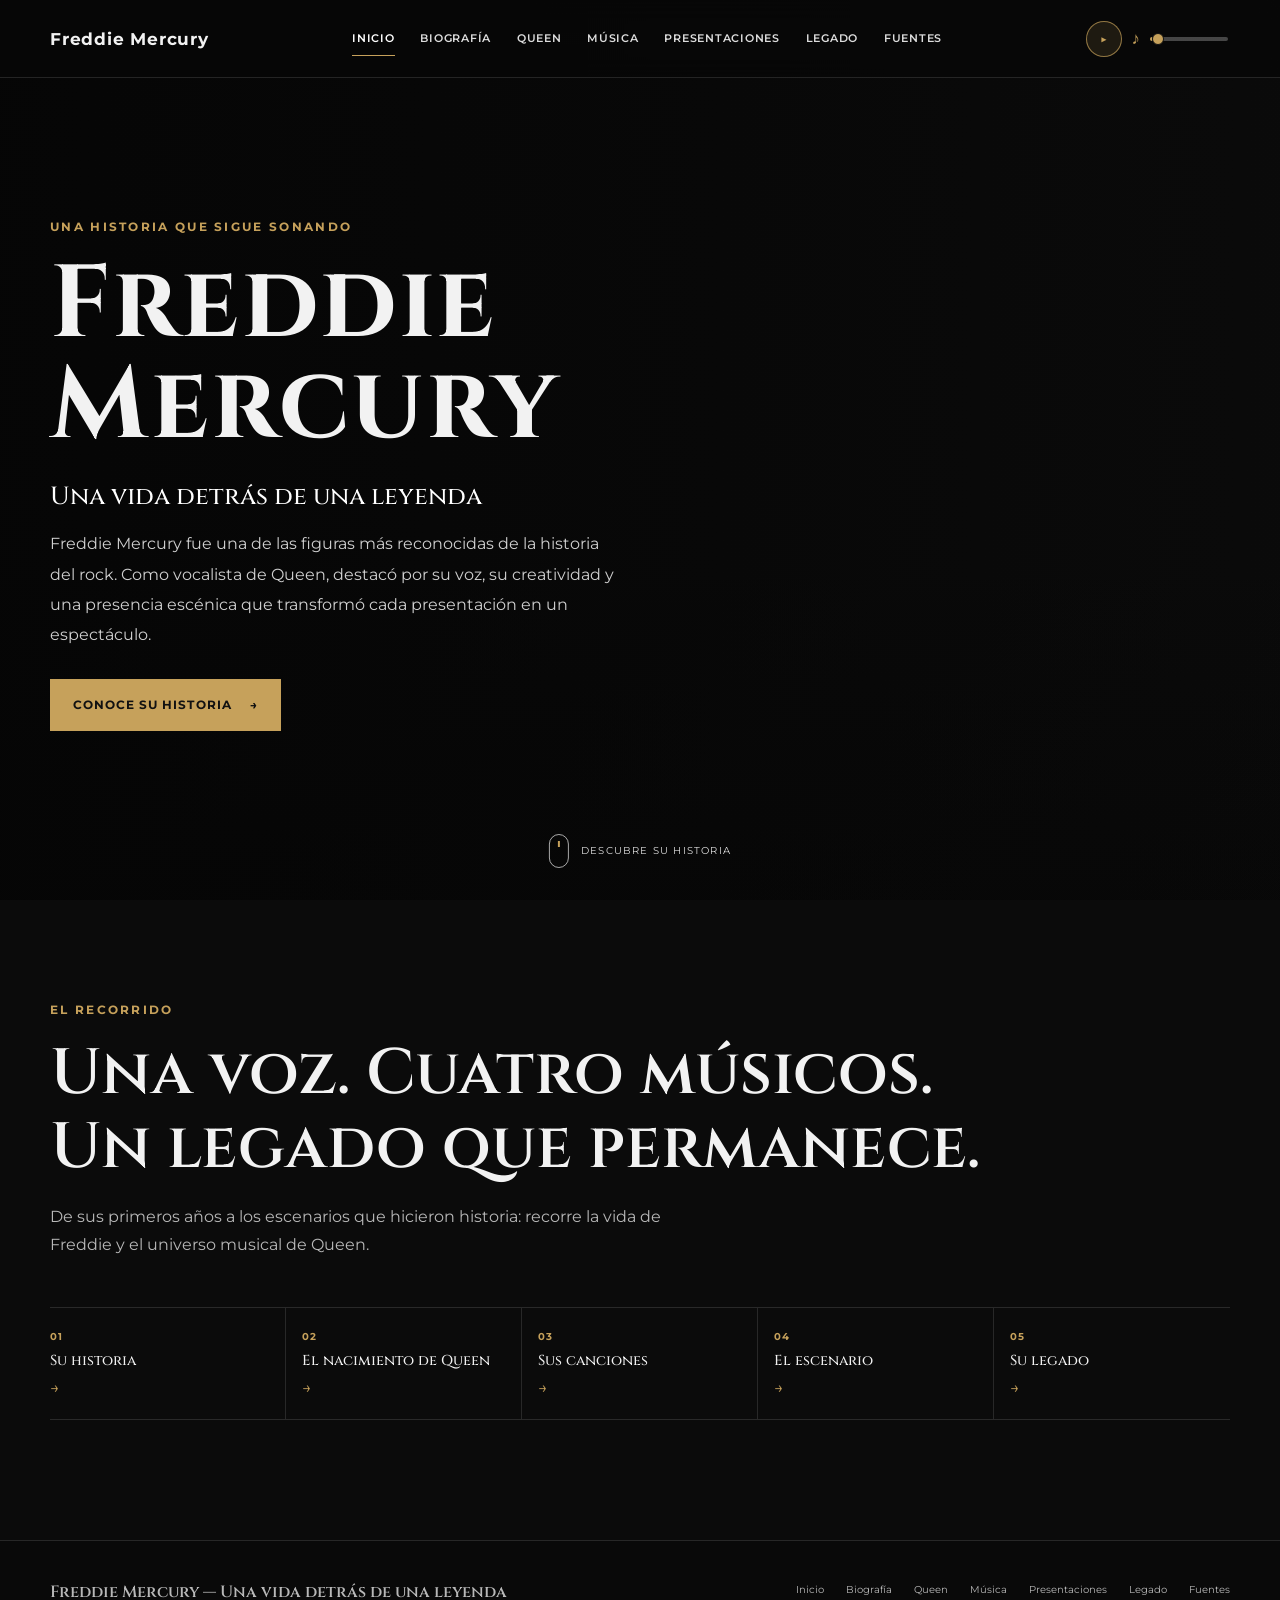
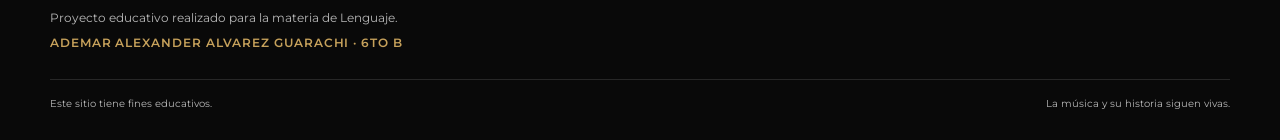
<file: index.html>
<!doctype html>
<html lang="es">

<head>
  <meta charset="utf-8">
  <meta name="viewport" content="width=device-width, initial-scale=1">
  <meta name="description" content="Un recorrido educativo por la vida, la música y el legado de Freddie Mercury.">
  <meta name="theme-color" content="#0b0b0b">
  <title>Freddie Mercury — Una vida detrás de una leyenda</title>
  <link rel="preconnect" href="https://fonts.googleapis.com">
  <link rel="preconnect" href="https://fonts.gstatic.com" crossorigin>
  <link
    href="https://fonts.googleapis.com/css2?family=Cinzel:wght@500;600;700&family=Montserrat:wght@400;500;600;700&display=swap"
    rel="stylesheet">
  <link rel="stylesheet" href="css/styles.css">
  <script src="js/main.js" defer></script>
</head>

<body class="home-page">
  <header class="site-header"><a class="brand" href="index.html" aria-label="Freddie Mercury, inicio">Freddie
      Mercury</a>
    <div data-site-nav></div>
  </header>
  <main>
    <section class="hero full-bleed" aria-labelledby="hero-title">
      <div class="hero-content reveal">
        <p class="eyebrow">Una historia que sigue sonando</p>
        <h1 id="hero-title">Freddie<br>Mercury</h1>
        <p class="hero-subtitle">Una vida detrás de una leyenda</p>
        <p class="hero-copy">Freddie Mercury fue una de las figuras más reconocidas de la historia del rock. Como
          vocalista de Queen, destacó por su voz, su creatividad y una presencia escénica que transformó cada
          presentación en un espectáculo.</p>
        <a class="button button-primary" href="pages/biografia.html">Conoce su historia <span
            aria-hidden="true">→</span></a>
      </div><a class="scroll-cue" href="pages/biografia.html"
        aria-label="Desplazarse a la biografía"><span></span>Descubre su historia</a>
    </section>
    <section class="home-intro section-wrap reveal">
      <p class="eyebrow">El recorrido</p>
      <h2>Una voz. Cuatro músicos.<br>Un legado que permanece.</h2>
      <p>De sus primeros años a los escenarios que hicieron historia: recorre la vida de Freddie y el universo musical
        de Queen.</p>
      <div class="journey-links"><a href="pages/biografia.html"><span>01</span>Su historia <b>→</b></a><a
          href="pages/queen.html"><span>02</span>El nacimiento de Queen <b>→</b></a><a
          href="pages/musica.html"><span>03</span>Sus canciones <b>→</b></a><a
          href="pages/presentaciones.html"><span>04</span>El escenario <b>→</b></a><a
          href="pages/legado.html"><span>05</span>Su legado <b>→</b></a></div>
    </section>
  </main>
  <div data-site-footer></div>
</body>

</html>
</file>
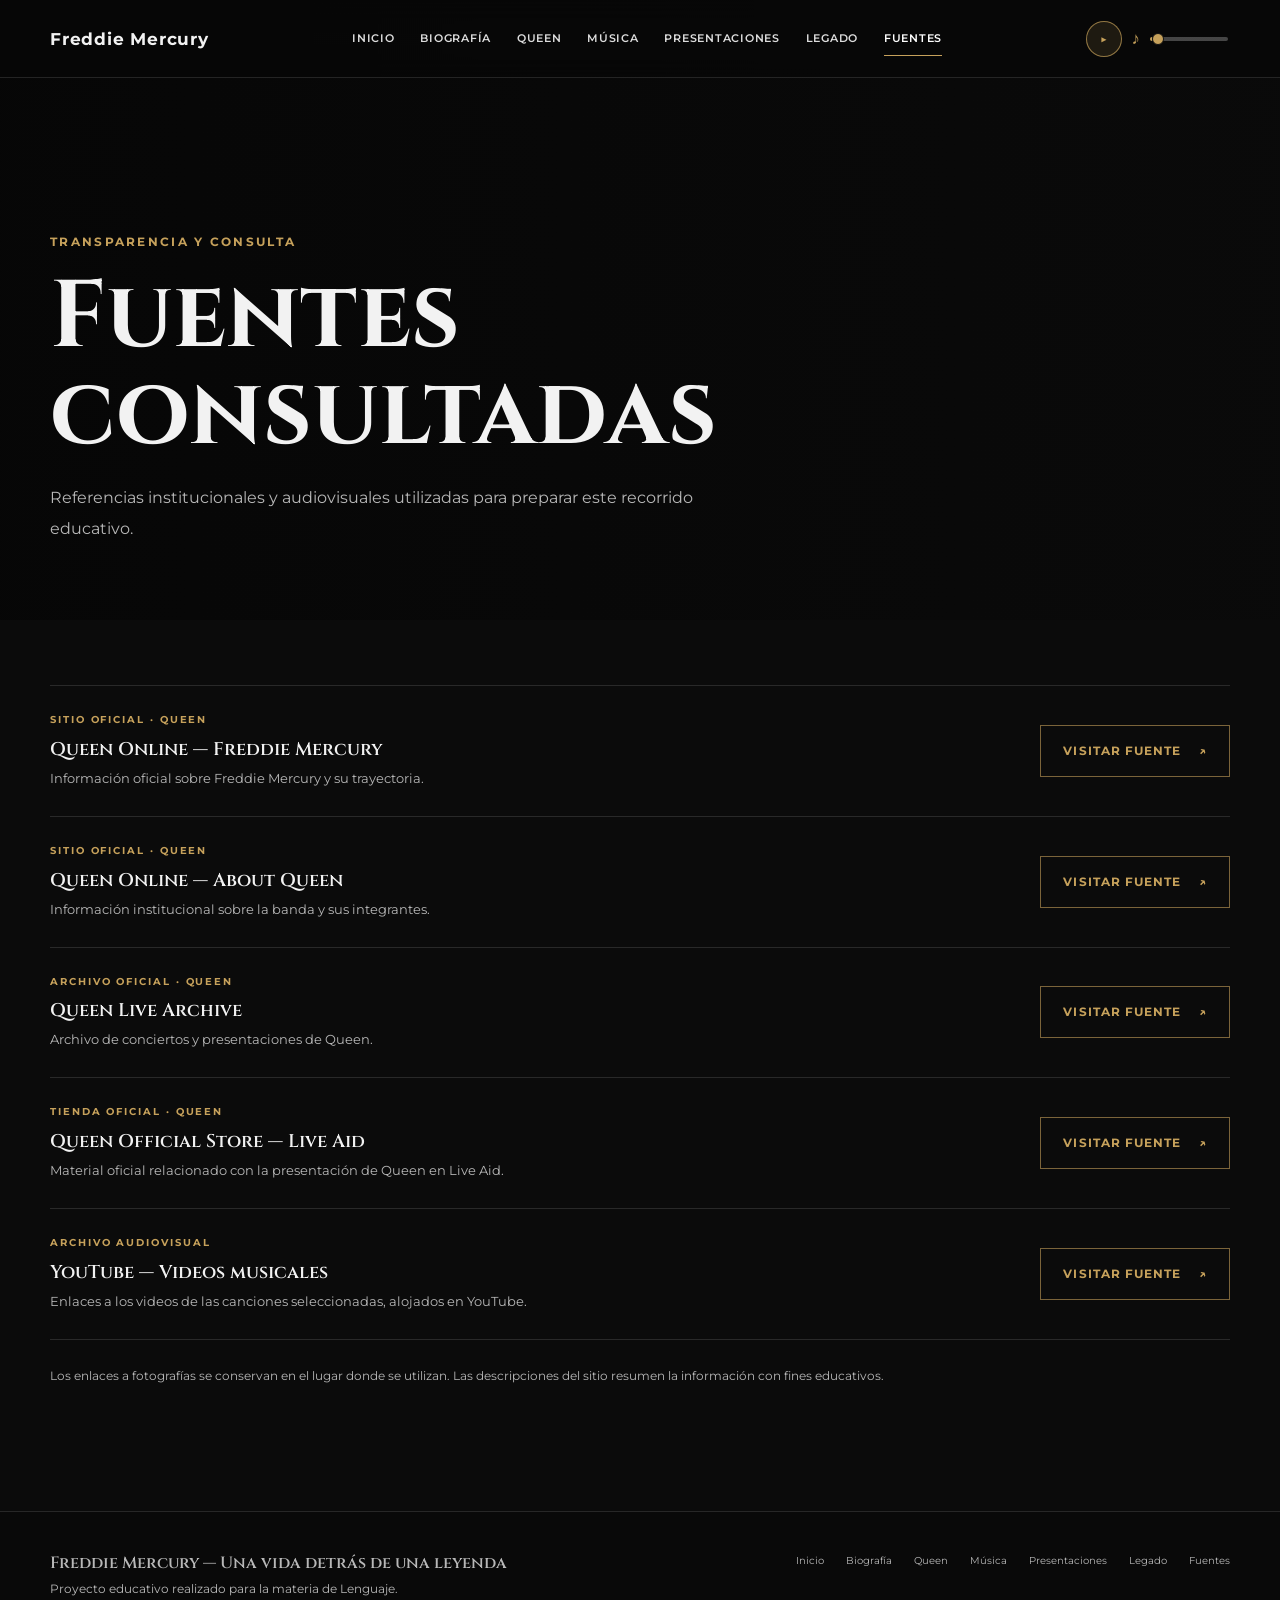
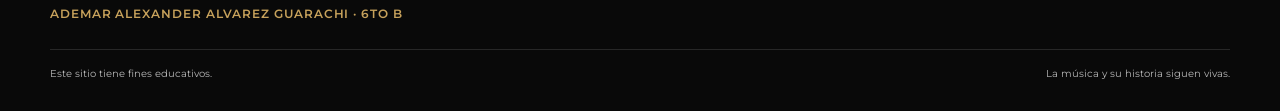
<file: pages/fuentes.html>
<!doctype html>
<html lang="es">

<head>
    <meta charset="utf-8">
    <meta name="viewport" content="width=device-width, initial-scale=1">
    <meta name="description" content="Fuentes consultadas para el proyecto educativo sobre Freddie Mercury.">
    <meta name="theme-color" content="#0b0b0b">
    <title>Fuentes — Freddie Mercury</title>
    <link rel="preconnect" href="https://fonts.googleapis.com">
    <link rel="preconnect" href="https://fonts.gstatic.com" crossorigin>
    <link
        href="https://fonts.googleapis.com/css2?family=Cinzel:wght@500;600;700&family=Montserrat:wght@400;500;600;700&display=swap"
        rel="stylesheet">
    <link rel="stylesheet" href="../css/styles.css">
    <script src="../js/main.js" defer></script>
</head>

<body>
    <header class="site-header"><a class="brand" href="../index.html" aria-label="Freddie Mercury, inicio">Freddie
            Mercury</a>
        <div data-site-nav></div>
    </header>
    <main>
        <section class="page-hero sources-bg">
            <div class="page-heading reveal">
                <p class="eyebrow">Transparencia y consulta</p>
                <h1>Fuentes<br>consultadas</h1>
                <p>Referencias institucionales y audiovisuales utilizadas para preparar este recorrido educativo.</p>
            </div>
        </section>
        <section class="section-wrap sources-section">
            <div class="sources-list">
                <article class="source-item reveal">
                    <div>
                        <p class="eyebrow">Sitio oficial · Queen</p>
                        <h2>Queen Online — Freddie Mercury</h2>
                        <p>Información oficial sobre Freddie Mercury y su trayectoria.</p>
                    </div><a class="button button-outline" href="https://www.queenonline.com/freddie_mercury"
                        target="_blank" rel="noopener noreferrer">Visitar fuente <span aria-hidden="true">↗</span><span
                            class="sr-only"> (se abre en una pestaña nueva)</span></a>
                </article>
                <article class="source-item reveal">
                    <div>
                        <p class="eyebrow">Sitio oficial · Queen</p>
                        <h2>Queen Online — About Queen</h2>
                        <p>Información institucional sobre la banda y sus integrantes.</p>
                    </div><a class="button button-outline" href="https://www.queenonline.com/queen" target="_blank"
                        rel="noopener noreferrer">Visitar fuente <span aria-hidden="true">↗</span><span class="sr-only">
                            (se abre en una pestaña nueva)</span></a>
                </article>
                <article class="source-item reveal">
                    <div>
                        <p class="eyebrow">Archivo oficial · Queen</p>
                        <h2>Queen Live Archive</h2>
                        <p>Archivo de conciertos y presentaciones de Queen.</p>
                    </div><a class="button button-outline" href="https://queenonline.com/live" target="_blank"
                        rel="noopener noreferrer">Visitar fuente <span aria-hidden="true">↗</span><span class="sr-only">
                            (se abre en una pestaña nueva)</span></a>
                </article>
                <article class="source-item reveal">
                    <div>
                        <p class="eyebrow">Tienda oficial · Queen</p>
                        <h2>Queen Official Store — Live Aid</h2>
                        <p>Material oficial relacionado con la presentación de Queen en Live Aid.</p>
                    </div><a class="button button-outline"
                        href="https://store-us.queenonline.com/products/live-aid-poster" target="_blank"
                        rel="noopener noreferrer">Visitar fuente <span aria-hidden="true">↗</span><span class="sr-only">
                            (se abre en una pestaña nueva)</span></a>
                </article>
                <article class="source-item reveal">
                    <div>
                        <p class="eyebrow">Archivo audiovisual</p>
                        <h2>YouTube — Videos musicales</h2>
                        <p>Enlaces a los videos de las canciones seleccionadas, alojados en YouTube.</p>
                    </div><a class="button button-outline" href="https://www.youtube.com/@Queen" target="_blank"
                        rel="noopener noreferrer">Visitar fuente <span aria-hidden="true">↗</span><span class="sr-only">
                            (se abre en una pestaña nueva)</span></a>
                </article>
            </div>
            <p class="source-note">Los enlaces a fotografías se conservan en el lugar donde se utilizan. Las
                descripciones del sitio resumen la información con fines educativos.</p>
        </section>
    </main>
    <div data-site-footer></div>
</body>

</html>
</file>
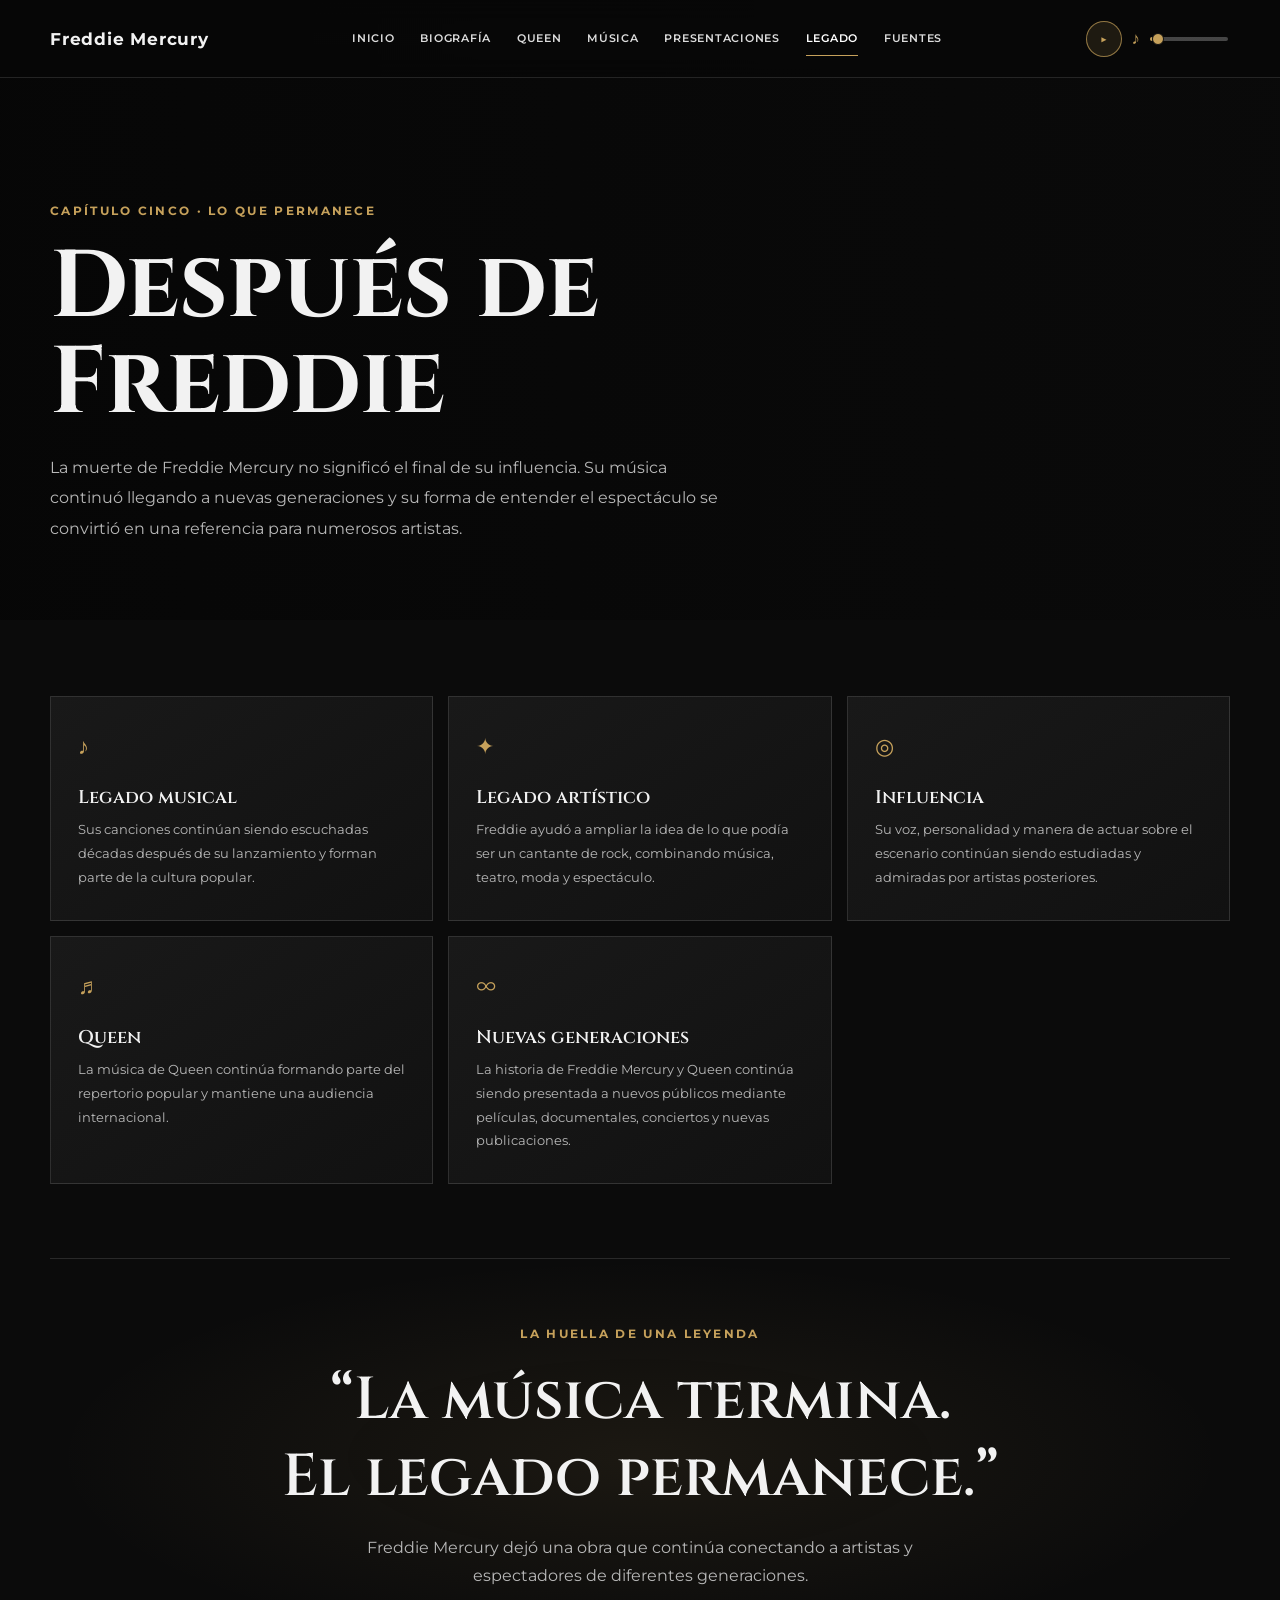
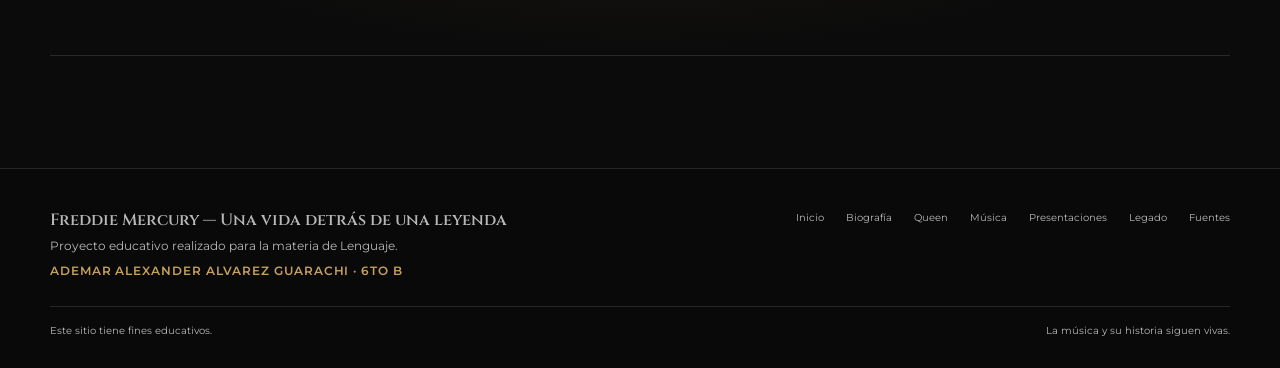
<file: pages/legado.html>
<!doctype html>
<html lang="es">

<head>
    <meta charset="utf-8">
    <meta name="viewport" content="width=device-width, initial-scale=1">
    <meta name="description" content="El legado musical y artístico de Freddie Mercury.">
    <meta name="theme-color" content="#0b0b0b">
    <title>Legado — Freddie Mercury</title>
    <link rel="preconnect" href="https://fonts.googleapis.com">
    <link rel="preconnect" href="https://fonts.gstatic.com" crossorigin>
    <link
        href="https://fonts.googleapis.com/css2?family=Cinzel:wght@500;600;700&family=Montserrat:wght@400;500;600;700&display=swap"
        rel="stylesheet">
    <link rel="stylesheet" href="../css/styles.css">
    <script src="../js/main.js" defer></script>
</head>

<body>
    <header class="site-header"><a class="brand" href="../index.html" aria-label="Freddie Mercury, inicio">Freddie
            Mercury</a>
        <div data-site-nav></div>
    </header>
    <main>
        <section class="page-hero legacy-bg">
            <div class="page-heading reveal">
                <p class="eyebrow">Capítulo cinco · Lo que permanece</p>
                <h1>Después de<br>Freddie</h1>
                <p>La muerte de Freddie Mercury no significó el final de su influencia. Su música continuó llegando a
                    nuevas generaciones y su forma de entender el espectáculo se convirtió en una referencia para
                    numerosos artistas.</p>
            </div>
        </section>
        <section class="section-wrap legacy-section">
            <div class="legacy-grid">
                <article class="legacy-card reveal"><span class="legacy-mark">♪</span>
                    <h2>Legado musical</h2>
                    <p>Sus canciones continúan siendo escuchadas décadas después de su lanzamiento y forman parte de la
                        cultura popular.</p>
                </article>
                <article class="legacy-card reveal"><span class="legacy-mark">✦</span>
                    <h2>Legado artístico</h2>
                    <p>Freddie ayudó a ampliar la idea de lo que podía ser un cantante de rock, combinando música,
                        teatro, moda y espectáculo.</p>
                </article>
                <article class="legacy-card reveal"><span class="legacy-mark">◎</span>
                    <h2>Influencia</h2>
                    <p>Su voz, personalidad y manera de actuar sobre el escenario continúan siendo estudiadas y
                        admiradas por artistas posteriores.</p>
                </article>
                <article class="legacy-card reveal"><span class="legacy-mark">♬</span>
                    <h2>Queen</h2>
                    <p>La música de Queen continúa formando parte del repertorio popular y mantiene una audiencia
                        internacional.</p>
                </article>
                <article class="legacy-card reveal"><span class="legacy-mark">∞</span>
                    <h2>Nuevas generaciones</h2>
                    <p>La historia de Freddie Mercury y Queen continúa siendo presentada a nuevos públicos mediante
                        películas, documentales, conciertos y nuevas publicaciones.</p>
                </article>
            </div>
            <div class="legacy-quote reveal">
                <p class="eyebrow">La huella de una leyenda</p>
                <blockquote>“La música termina.<br>El legado permanece.”</blockquote>
                <p>Freddie Mercury dejó una obra que continúa conectando a artistas y espectadores de diferentes
                    generaciones.</p>
            </div>
        </section>
    </main>
    <div data-site-footer></div>
</body>

</html>
</file>
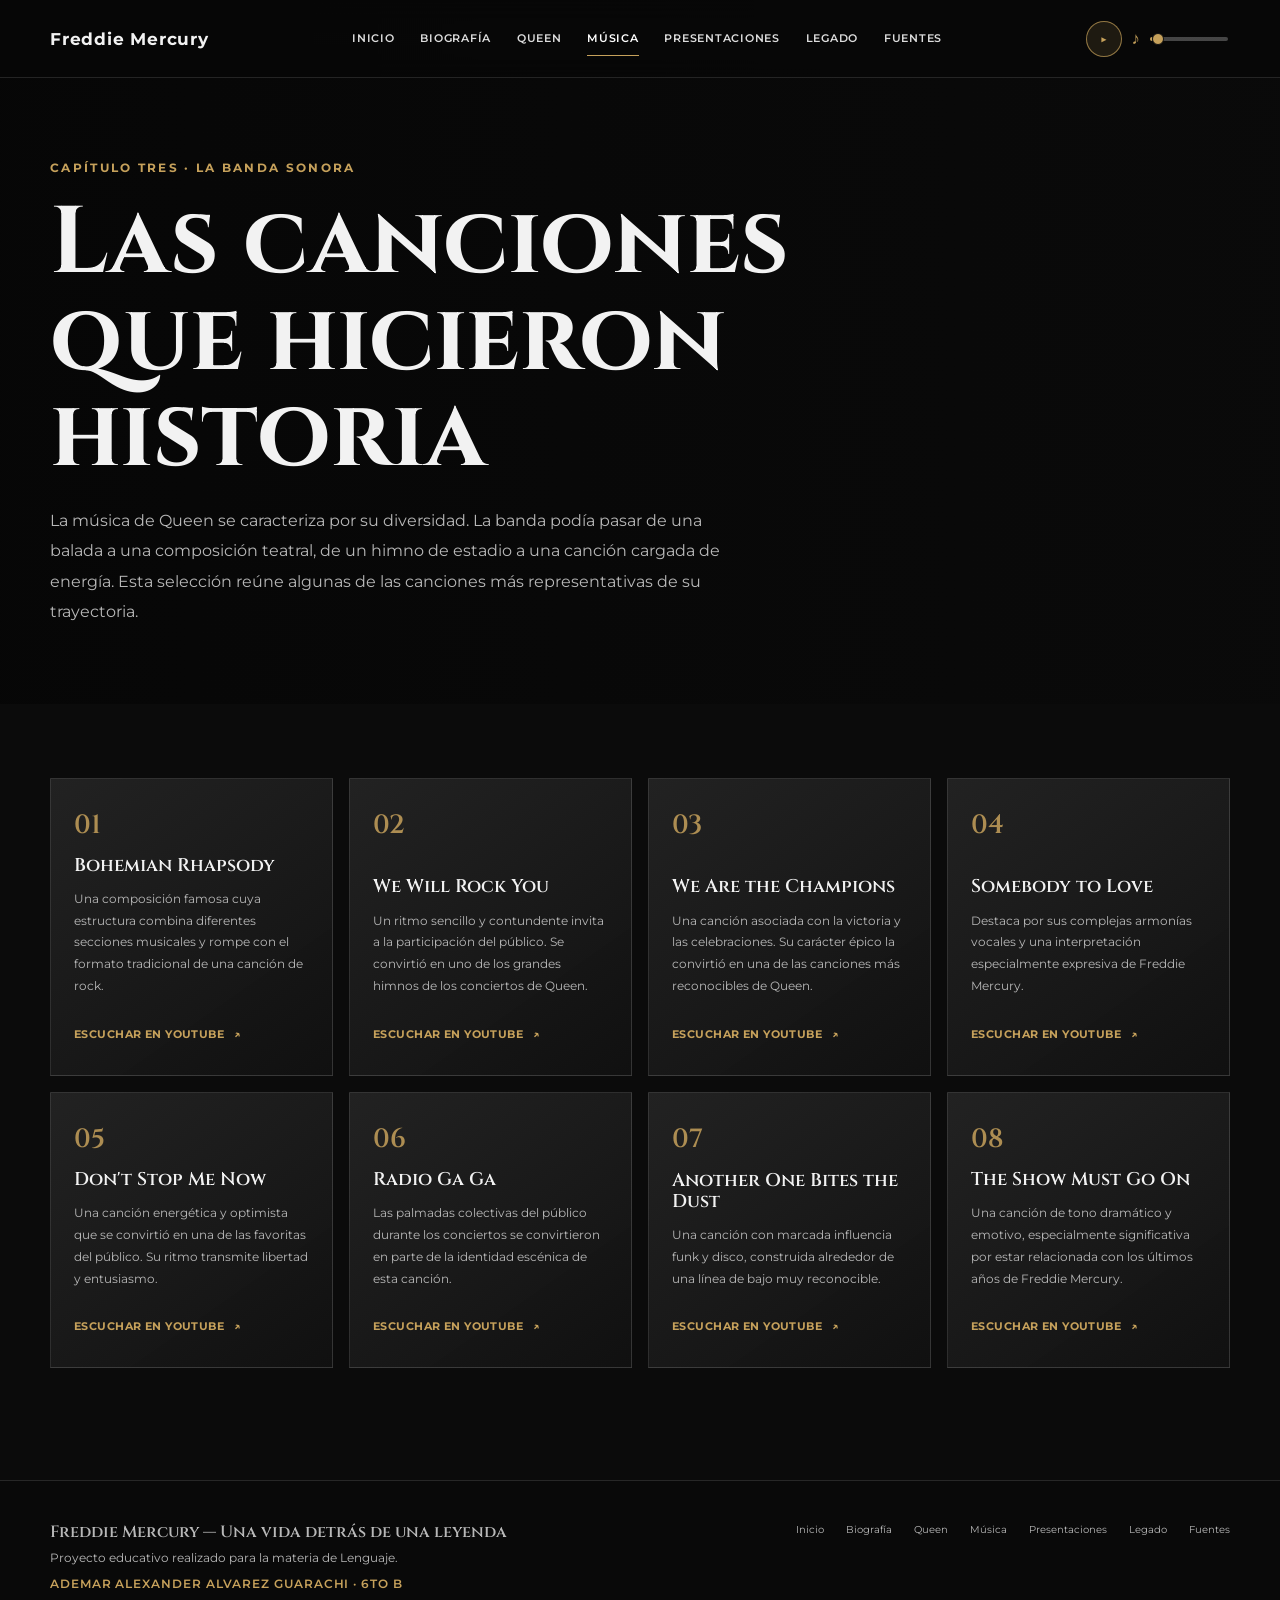
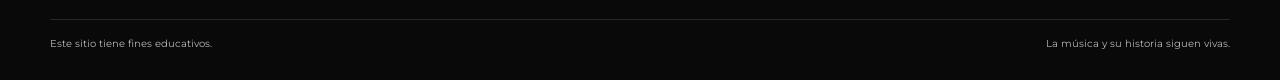
<file: pages/musica.html>
<!doctype html>
<html lang="es">

<head>
    <meta charset="utf-8">
    <meta name="viewport" content="width=device-width, initial-scale=1">
    <meta name="description" content="Ocho canciones representativas de Queen.">
    <meta name="theme-color" content="#0b0b0b">
    <title>Música — Freddie Mercury</title>
    <link rel="preconnect" href="https://fonts.googleapis.com">
    <link rel="preconnect" href="https://fonts.gstatic.com" crossorigin>
    <link
        href="https://fonts.googleapis.com/css2?family=Cinzel:wght@500;600;700&family=Montserrat:wght@400;500;600;700&display=swap"
        rel="stylesheet">
    <link rel="stylesheet" href="../css/styles.css">
    <script src="../js/main.js" defer></script>
</head>

<body>
    <header class="site-header"><a class="brand" href="../index.html" aria-label="Freddie Mercury, inicio">Freddie
            Mercury</a>
        <div data-site-nav></div>
    </header>
    <main>
        <section class="page-hero music-bg">
            <div class="page-heading reveal">
                <p class="eyebrow">Capítulo tres · La banda sonora</p>
                <h1>Las canciones<br>que hicieron historia</h1>
                <p>La música de Queen se caracteriza por su diversidad. La banda podía pasar de una balada a una
                    composición teatral, de un himno de estadio a una canción cargada de energía. Esta selección reúne
                    algunas de las canciones más representativas de su trayectoria.</p>
            </div>
        </section>
        <section class="section-wrap music-section">
            <div class="music-grid">
                <article class="music-card reveal"><span class="track-number">01</span>
                    <div>
                        <h2>Bohemian Rhapsody</h2>
                        <p>Una composición famosa cuya estructura combina diferentes secciones musicales y rompe con el
                            formato tradicional de una canción de rock.</p><a class="text-link"
                            href="https://www.youtube.com/watch?v=fJ9rUzIMcZQ" target="_blank" rel="noopener noreferrer"
                            aria-label="Escuchar Bohemian Rhapsody en YouTube (se abre en una pestaña nueva)">Escuchar
                            en YouTube <span>↗</span></a>
                    </div>
                </article>
                <article class="music-card reveal"><span class="track-number">02</span>
                    <div>
                        <h2>We Will Rock You</h2>
                        <p>Un ritmo sencillo y contundente invita a la participación del público. Se convirtió en uno de
                            los grandes himnos de los conciertos de Queen.</p><a class="text-link"
                            href="https://www.youtube.com/watch?v=-tJYN-eG1zk" target="_blank" rel="noopener noreferrer"
                            aria-label="Escuchar We Will Rock You en YouTube (se abre en una pestaña nueva)">Escuchar en
                            YouTube <span>↗</span></a>
                    </div>
                </article>
                <article class="music-card reveal"><span class="track-number">03</span>
                    <div>
                        <h2>We Are the Champions</h2>
                        <p>Una canción asociada con la victoria y las celebraciones. Su carácter épico la convirtió en
                            una de las canciones más reconocibles de Queen.</p><a class="text-link"
                            href="https://www.youtube.com/watch?v=04854XqcfCY" target="_blank" rel="noopener noreferrer"
                            aria-label="Escuchar We Are the Champions en YouTube (se abre en una pestaña nueva)">Escuchar
                            en YouTube <span>↗</span></a>
                    </div>
                </article>
                <article class="music-card reveal"><span class="track-number">04</span>
                    <div>
                        <h2>Somebody to Love</h2>
                        <p>Destaca por sus complejas armonías vocales y una interpretación especialmente expresiva de
                            Freddie Mercury.</p><a class="text-link" href="https://www.youtube.com/watch?v=kijpcUv-b8M"
                            target="_blank" rel="noopener noreferrer"
                            aria-label="Escuchar Somebody to Love en YouTube (se abre en una pestaña nueva)">Escuchar en
                            YouTube <span>↗</span></a>
                    </div>
                </article>
                <article class="music-card reveal"><span class="track-number">05</span>
                    <div>
                        <h2>Don't Stop Me Now</h2>
                        <p>Una canción energética y optimista que se convirtió en una de las favoritas del público. Su
                            ritmo transmite libertad y entusiasmo.</p><a class="text-link"
                            href="https://www.youtube.com/watch?v=HgzGwKwLmgM" target="_blank" rel="noopener noreferrer"
                            aria-label="Escuchar Don't Stop Me Now en YouTube (se abre en una pestaña nueva)">Escuchar
                            en YouTube <span>↗</span></a>
                    </div>
                </article>
                <article class="music-card reveal"><span class="track-number">06</span>
                    <div>
                        <h2>Radio Ga Ga</h2>
                        <p>Las palmadas colectivas del público durante los conciertos se convirtieron en parte de la
                            identidad escénica de esta canción.</p><a class="text-link"
                            href="https://www.youtube.com/watch?v=azdwsXLmrHE" target="_blank" rel="noopener noreferrer"
                            aria-label="Escuchar Radio Ga Ga en YouTube (se abre en una pestaña nueva)">Escuchar en
                            YouTube <span>↗</span></a>
                    </div>
                </article>
                <article class="music-card reveal"><span class="track-number">07</span>
                    <div>
                        <h2>Another One Bites the Dust</h2>
                        <p>Una canción con marcada influencia funk y disco, construida alrededor de una línea de bajo
                            muy reconocible.</p><a class="text-link" href="https://www.youtube.com/watch?v=rY0WxgSXdEE"
                            target="_blank" rel="noopener noreferrer"
                            aria-label="Escuchar Another One Bites the Dust en YouTube (se abre en una pestaña nueva)">Escuchar
                            en YouTube <span>↗</span></a>
                    </div>
                </article>
                <article class="music-card reveal"><span class="track-number">08</span>
                    <div>
                        <h2>The Show Must Go On</h2>
                        <p>Una canción de tono dramático y emotivo, especialmente significativa por estar relacionada
                            con los últimos años de Freddie Mercury.</p><a class="text-link"
                            href="https://www.youtube.com/watch?v=t99KH0TR-J4" target="_blank" rel="noopener noreferrer"
                            aria-label="Escuchar The Show Must Go On en YouTube (se abre en una pestaña nueva)">Escuchar
                            en YouTube <span>↗</span></a>
                    </div>
                </article>
            </div>
        </section>
    </main>
    <div data-site-footer></div>
</body>

</html>
</file>
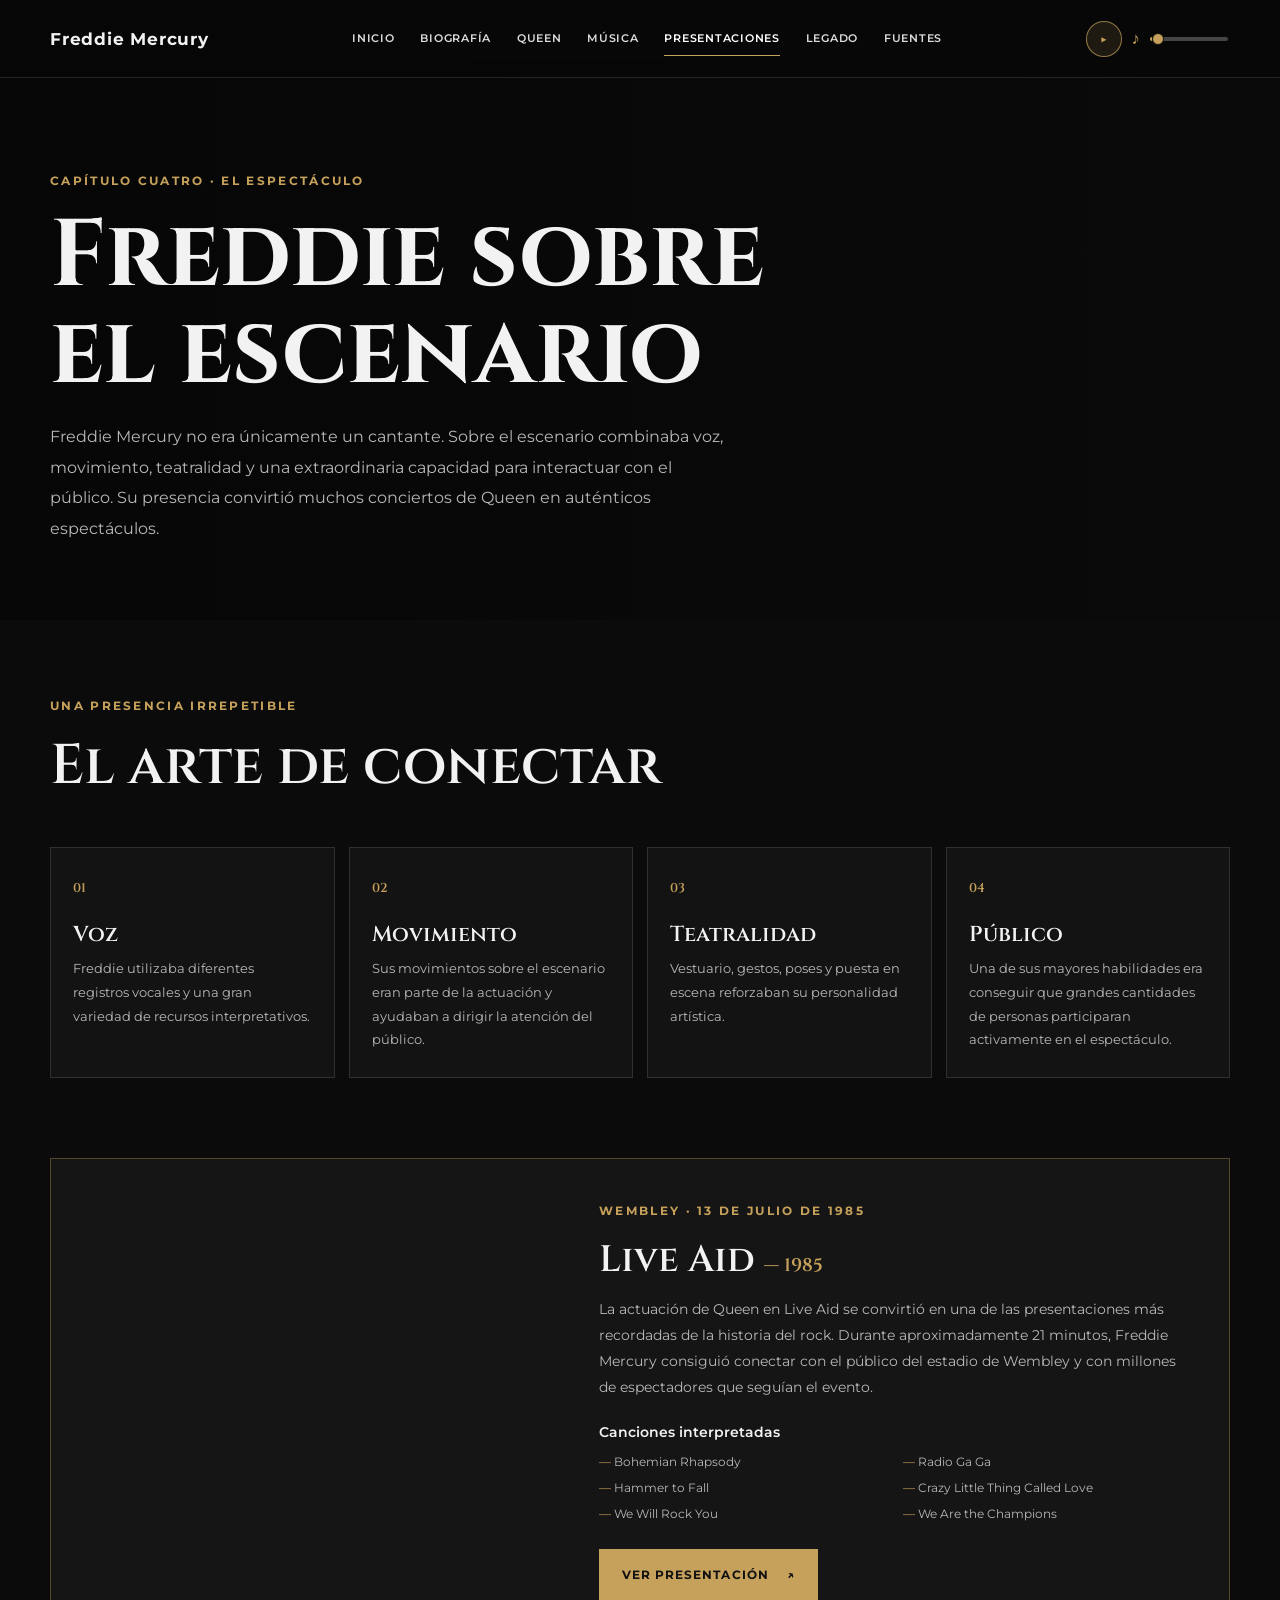
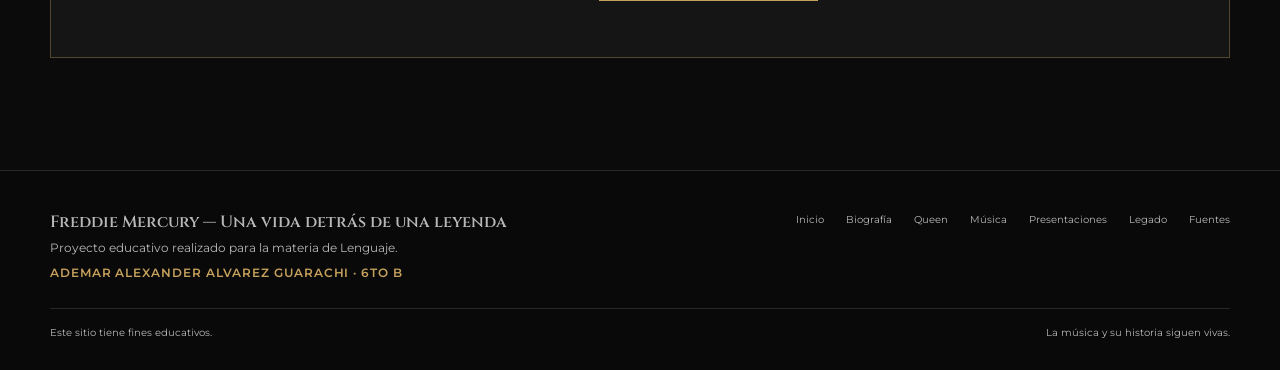
<file: pages/presentaciones.html>
<!doctype html>
<html lang="es">

<head>
    <meta charset="utf-8">
    <meta name="viewport" content="width=device-width, initial-scale=1">
    <meta name="description" content="Freddie Mercury y su presencia escénica, con foco en Live Aid.">
    <meta name="theme-color" content="#0b0b0b">
    <title>Presentaciones — Freddie Mercury</title>
    <link rel="preconnect" href="https://fonts.googleapis.com">
    <link rel="preconnect" href="https://fonts.gstatic.com" crossorigin>
    <link
        href="https://fonts.googleapis.com/css2?family=Cinzel:wght@500;600;700&family=Montserrat:wght@400;500;600;700&display=swap"
        rel="stylesheet">
    <link rel="stylesheet" href="../css/styles.css">
    <script src="../js/main.js" defer></script>
</head>

<body>
    <header class="site-header"><a class="brand" href="../index.html" aria-label="Freddie Mercury, inicio">Freddie
            Mercury</a>
        <div data-site-nav></div>
    </header>
    <main>
        <section class="page-hero performance-bg">
            <div class="page-heading reveal">
                <p class="eyebrow">Capítulo cuatro · El espectáculo</p>
                <h1>Freddie sobre<br>el escenario</h1>
                <p>Freddie Mercury no era únicamente un cantante. Sobre el escenario combinaba voz, movimiento,
                    teatralidad y una extraordinaria capacidad para interactuar con el público. Su presencia convirtió
                    muchos conciertos de Queen en auténticos espectáculos.</p>
            </div>
        </section>
        <section class="section-wrap performance-section">
            <div class="section-heading reveal">
                <p class="eyebrow">Una presencia irrepetible</p>
                <h2>El arte de conectar</h2>
            </div>
            <div class="performance-grid">
                <article class="feature-card reveal"><span>01</span>
                    <h3>Voz</h3>
                    <p>Freddie utilizaba diferentes registros vocales y una gran variedad de recursos interpretativos.
                    </p>
                </article>
                <article class="feature-card reveal"><span>02</span>
                    <h3>Movimiento</h3>
                    <p>Sus movimientos sobre el escenario eran parte de la actuación y ayudaban a dirigir la atención
                        del público.</p>
                </article>
                <article class="feature-card reveal"><span>03</span>
                    <h3>Teatralidad</h3>
                    <p>Vestuario, gestos, poses y puesta en escena reforzaban su personalidad artística.</p>
                </article>
                <article class="feature-card reveal"><span>04</span>
                    <h3>Público</h3>
                    <p>Una de sus mayores habilidades era conseguir que grandes cantidades de personas participaran
                        activamente en el espectáculo.</p>
                </article>
            </div>
            <article class="live-aid-card reveal">
                <div class="live-aid-image" role="img" aria-label="Queen actuando ante el público en Live Aid 1985">
                </div>
                <div class="live-aid-copy">
                    <p class="eyebrow">Wembley · 13 de julio de 1985</p>
                    <h2>Live Aid <span>— 1985</span></h2>
                    <p>La actuación de Queen en Live Aid se convirtió en una de las presentaciones más recordadas de la
                        historia del rock. Durante aproximadamente 21 minutos, Freddie Mercury consiguió conectar con el
                        público del estadio de Wembley y con millones de espectadores que seguían el evento.</p>
                    <h3>Canciones interpretadas</h3>
                    <ul class="song-list">
                        <li>Bohemian Rhapsody</li>
                        <li>Radio Ga Ga</li>
                        <li>Hammer to Fall</li>
                        <li>Crazy Little Thing Called Love</li>
                        <li>We Will Rock You</li>
                        <li>We Are the Champions</li>
                    </ul><a class="button button-primary" href="https://youtu.be/dDYzUqUpbQU?si=u1ecWhpf8ydOLkCS"
                        target="_blank" rel="noopener noreferrer">Ver presentación <span
                            aria-hidden="true">↗</span><span class="sr-only"> (se abre en una pestaña nueva)</span></a>
                </div>
            </article>
        </section>
    </main>
    <div data-site-footer></div>
</body>

</html>
</file>
<file: css/styles.css>
/* RESET */
*,
*::before,
*::after {
    box-sizing: border-box
}

html {
    scroll-behavior: smooth;
    scroll-padding-top: 90px
}

body {
    margin: 0;
    background: #0b0b0b;
    color: #f2f2f2;
    font-family: 'Montserrat', Arial, sans-serif;
    font-size: 16px;
    line-height: 1.75
}

img {
    display: block;
    max-width: 100%
}

button,
a {
    font: inherit
}

a {
    color: inherit;
    text-decoration: none
}

button {
    color: inherit
}

::selection {
    background: #c6a15b;
    color: #0b0b0b
}

/* VARIABLES */
:root {
    --bg-main: #0b0b0b;
    --bg-secondary: #151515;
    --bg-card: rgba(20, 20, 20, .88);
    --text-main: #f2f2f2;
    --text-muted: #b8b8b8;
    --white: #fff;
    --accent: #c6a15b;
    --border: rgba(255, 255, 255, .12);
    --header-height: 78px;
    --serif: 'Cinzel', Georgia, serif;
    --sans: 'Montserrat', Arial, sans-serif;
    --content: 1180px
}

/* GLOBAL */
.section-wrap {
    width: min(var(--content), calc(100% - 64px));
    margin-inline: auto;
    padding-block: 112px
}

.eyebrow {
    color: var(--accent);
    font-size: .72rem;
    font-weight: 700;
    letter-spacing: .2em;
    text-transform: uppercase;
    margin: 0 0 18px
}

.section-heading {
    max-width: 720px;
    margin-bottom: 48px
}

.section-heading h2,
.queen-copy h2 {
    font: 600 clamp(2rem, 4.5vw, 3.5rem)/1.15 var(--serif);
    margin: 0 0 16px
}

.section-heading>p:last-child {
    color: var(--text-muted);
    margin: 0
}

.button {
    display: inline-flex;
    align-items: center;
    justify-content: center;
    gap: 18px;
    min-height: 52px;
    padding: 12px 22px;
    border: 1px solid transparent;
    text-transform: uppercase;
    letter-spacing: .09em;
    font-size: .72rem;
    font-weight: 700;
    transition: background .25s, border-color .25s, color .25s, transform .25s
}

.button:hover {
    transform: translateY(-2px)
}

.button-primary {
    background: var(--accent);
    color: #111
}

.button-primary:hover {
    background: #ddbd7d
}

.button-outline {
    border-color: rgba(198, 161, 91, .6);
    color: var(--accent)
}

.button-outline:hover {
    background: var(--accent);
    color: #111
}

.text-link {
    display: inline-flex;
    gap: 10px;
    align-items: center;
    color: var(--accent);
    font-size: .78rem;
    font-weight: 700;
    letter-spacing: .04em
}

.text-link span {
    transition: transform .2s
}

.text-link:hover span {
    transform: translate(3px, -3px)
}

.sr-only {
    position: absolute;
    width: 1px;
    height: 1px;
    padding: 0;
    margin: -1px;
    overflow: hidden;
    clip: rect(0, 0, 0, 0);
    white-space: nowrap;
    border: 0
}

/* TYPOGRAPHY */
h1,
h2,
h3,
p {
    margin-top: 0
}

h1,
h2,
h3 {
    font-family: var(--serif);
    font-weight: 600;
    line-height: 1.15
}

p {
    color: var(--text-muted)
}

/* NAVBAR */
.site-header {
    height: var(--header-height);
    position: fixed;
    inset: 0 0 auto;
    z-index: 10;
    display: flex;
    align-items: center;
    justify-content: space-between;
    padding: 0 max(32px, calc((100vw - var(--content))/2));
    border-bottom: 1px solid rgba(255, 255, 255, .12);
    background: rgba(8, 8, 8, .72);
    backdrop-filter: blur(12px)
}

.brand {
    font: 700 clamp(.58rem, 1vw, .78rem) var(--sans);
    letter-spacing: .055em;
    white-space: nowrap
}

.brand span {
    color: var(--accent)
}

.site-nav {
    display: flex;
    align-items: center;
    gap: clamp(14px, 2vw, 30px)
}

.site-nav a {
    position: relative;
    color: #ddd;
    font-size: .68rem;
    font-weight: 600;
    letter-spacing: .07em;
    text-transform: uppercase;
    padding-block: 10px;
    transition: color .2s
}

.site-nav a::after {
    content: "";
    position: absolute;
    left: 0;
    right: 100%;
    bottom: 2px;
    height: 1px;
    background: var(--accent);
    transition: right .25s
}

.site-nav a:hover,
.site-nav a[aria-current="page"] {
    color: var(--white)
}

.site-nav a:hover::after,
.site-nav a[aria-current="page"]::after {
    right: 0
}

.menu-toggle {
    display: none;
    width: 46px;
    height: 46px;
    border: 1px solid var(--border);
    background: transparent;
    cursor: pointer;
    align-items: center;
    justify-content: center;
    flex-direction: column;
    gap: 5px
}

.menu-toggle span {
    width: 19px;
    height: 1px;
    background: white;
    transition: transform .2s, opacity .2s
}

.menu-toggle[aria-expanded="true"] span:first-child {
    transform: translateY(3px) rotate(45deg)
}

.menu-toggle[aria-expanded="true"] span:nth-child(2) {
    opacity: 0
}

.menu-toggle[aria-expanded="true"] span:last-child {
    transform: translateY(-9px) rotate(-45deg)
}

/* HERO */
.full-bleed {
    min-height: 100svh
}

.hero {
    position: relative;
    isolation: isolate;
    display: flex;
    align-items: center;
    padding: calc(var(--header-height) + 70px) max(32px, calc((100vw - var(--content))/2)) 100px;
    background-image: linear-gradient(90deg, rgba(5, 5, 5, .88) 0%, rgba(5, 5, 5, .60) 44%, rgba(5, 5, 5, .14) 100%), linear-gradient(0deg, rgba(5, 5, 5, .42), transparent 40%), url('https://w.wallhaven.cc/full/47/wallhaven-47jxp3.jpg');
    background-size: cover;
    background-position: center 36%
}

.hero-content {
    max-width: 650px
}

.hero h1 {
    font: 700 clamp(4rem, 8vw, 7.1rem)/.98 var(--serif);
    letter-spacing: .025em;
    margin: 0
}

.hero-subtitle {
    color: var(--white);
    font: 500 clamp(1.15rem, 2vw, 1.55rem) var(--serif);
    margin: 24px 0 16px
}

.hero-copy {
    max-width: 570px;
    font-size: 1rem;
    line-height: 1.9;
    margin-bottom: 28px;
    color: #d0d0d0
}

.scroll-cue {
    position: absolute;
    bottom: 32px;
    left: 50%;
    transform: translateX(-50%);
    display: flex;
    align-items: center;
    gap: 12px;
    color: #ddd;
    font-size: .63rem;
    letter-spacing: .12em;
    text-transform: uppercase
}

.scroll-cue span {
    height: 34px;
    width: 20px;
    border: 1px solid rgba(255, 255, 255, .65);
    border-radius: 20px;
    position: relative
}

.scroll-cue span::after {
    content: "";
    position: absolute;
    top: 6px;
    left: 8px;
    width: 2px;
    height: 6px;
    background: var(--accent);
    animation: scroll-dot 1.5s infinite
}

.home-intro {
    padding-block: 100px 120px
}

.home-intro h2 {
    font: 600 clamp(2.2rem, 5vw, 4.1rem)/1.15 var(--serif);
    margin-bottom: 18px
}

.home-intro>p:not(.eyebrow) {
    max-width: 630px
}

.journey-links {
    display: grid;
    grid-template-columns: repeat(5, 1fr);
    margin-top: 48px;
    border-top: 1px solid var(--border);
    border-bottom: 1px solid var(--border)
}

.journey-links a {
    padding: 22px 16px 22px 0;
    border-right: 1px solid var(--border);
    font: 500 .9rem var(--serif);
    display: grid;
    gap: 8px;
    transition: color .2s, background .2s
}

.journey-links a:not(:first-child) {
    padding-left: 16px
}

.journey-links a:last-child {
    border: 0
}

.journey-links a:hover {
    color: var(--accent);
    background: rgba(255, 255, 255, .025)
}

.journey-links span {
    color: var(--accent);
    font: 700 .65rem var(--sans);
    letter-spacing: .12em
}

.journey-links b {
    font: 400 1rem var(--sans);
    color: var(--accent)
}

/* PAGE HERO */
.page-hero {
    min-height: 620px;
    display: flex;
    align-items: flex-end;
    position: relative;
    isolation: isolate;
    padding: calc(var(--header-height) + 80px) max(32px, calc((100vw - var(--content))/2)) 76px;
    background-size: cover;
    background-position: center 38%
}

.page-hero::before {
    content: "";
    position: absolute;
    z-index: -1;
    inset: 0;
    background: linear-gradient(90deg, rgba(6, 6, 6, .9), rgba(6, 6, 6, .46) 65%, rgba(6, 6, 6, .25)), linear-gradient(0deg, #0b0b0b 0%, transparent 45%)
}

.page-heading {
    max-width: 800px
}

.page-heading h1 {
    font: 700 clamp(3.5rem, 7.4vw, 6.2rem)/1.02 var(--serif);
    margin: 0 0 20px
}

.page-heading>p:last-child {
    max-width: 680px;
    font-size: 1rem;
    line-height: 1.9;
    margin: 0
}

.biography-bg {
    background-image: url('https://w.wallhaven.cc/full/47/wallhaven-47jxp3.jpg')
}

.queen-bg {
    background-image: url('https://w.wallhaven.cc/full/p2/wallhaven-p2gylm.jpg')
}

.music-bg {
    background-image: url('https://w.wallhaven.cc/full/5d/wallhaven-5d8y69.png')
}

.performance-bg {
    background-image: url('https://wallpapercave.com/wp/wp6620627.jpg')
}

.legacy-bg {
    background-image: url('https://w.wallhaven.cc/full/yj/wallhaven-yjrqwd.png')
}

.sources-bg {
    background-image: url('https://w.wallhaven.cc/full/47/wallhaven-47jxp3.jpg')
}

/* TIMELINE */
.timeline-section {
    padding-top: 70px
}

.timeline {
    position: relative;
    max-width: 1000px;
    margin: 0 auto;
    padding: 8px 0
}

.timeline::before {
    content: "";
    position: absolute;
    top: 0;
    bottom: 0;
    left: 100px;
    width: 1px;
    background: linear-gradient(transparent, var(--accent) 5%, rgba(198, 161, 91, .5) 95%, transparent)
}

.timeline-item {
    position: relative;
    padding: 0 0 25px 0;
    min-height: 115px
}

.timeline-year {
    position: absolute;
    z-index: 1;
    top: 20px;
    left: 0;
    width: 111px;
    display: flex;
    align-items: center;
    justify-content: flex-end;
    gap: 20px;
    border: 0;
    background: none;
    padding: 0 0 0 0;
    text-align: right;
    cursor: pointer
}

.timeline-year span {
    font: 700 1.1rem var(--serif);
    color: var(--text-muted);
    transition: color .2s
}

.timeline-year i {
    flex: none;
    width: 15px;
    height: 15px;
    border: 1px solid var(--accent);
    border-radius: 50%;
    background: #0b0b0b;
    box-shadow: 0 0 0 6px #0b0b0b;
    transition: background .2s, transform .2s
}

.timeline-year:hover span,
.timeline-item.active .timeline-year span {
    color: var(--accent)
}

.timeline-item.active .timeline-year i {
    background: var(--accent);
    transform: scale(1.15)
}

.timeline-card {
    grid-template-columns: 1fr 245px;
    gap: 28px;
    align-items: center;
    display: none;
    margin-left: 145px;
    padding: 24px 26px 24px 76px;
    border: 1px solid transparent;
    background: transparent;
    opacity: 0;
    transform: translateY(-7px)
}

.timeline-item.active .timeline-card {
    display: grid;
    opacity: 1;
    border-color: var(--border);
    background: linear-gradient(105deg, rgba(24, 24, 24, .95), rgba(15, 15, 15, .85));
    transform: translateY(0);
    animation: card-in .3s ease both
}

.timeline-card .eyebrow {
    margin-bottom: 8px;
    font-size: .63rem
}

.timeline-card h3 {
    font-size: 1.45rem;
    margin-bottom: 10px
}

.timeline-card p:not(.eyebrow) {
    font-size: .88rem;
    line-height: 1.8;
    margin: 0
}

.timeline-card img {
    height: auto;
    width: 100%;
    max-height: none;
    object-fit: contain;
    filter: saturate(.78);
    mask-image: linear-gradient(90deg, transparent 0%, #000 18%, #000 82%, transparent 100%);
    -webkit-mask-image: linear-gradient(90deg, transparent 0%, #000 18%, #000 82%, transparent 100%)
}

/* QUEEN */
.queen-section {
    padding-top: 76px
}

.queen-layout {
    display: grid;
    grid-template-columns: .95fr 1.05fr;
    gap: 70px;
    align-items: center
}

.queen-copy>p:not(.eyebrow) {
    line-height: 1.95
}

.queen-copy h2 {
    margin-bottom: 24px
}

.member-hint {
    font-size: .82rem;
    border-left: 1px solid var(--accent);
    padding-left: 14px;
    margin-top: 28px
}

.member-grid {
    display: grid;
    grid-template-columns: repeat(2, minmax(125px, 1fr));
    gap: 25px 38px;
    max-width: 390px;
    margin: 0 auto 30px
}

.member-button {
    border: 0;
    background: none;
    padding: 0;
    display: grid;
    justify-items: center;
    gap: 10px;
    cursor: pointer
}

.member-portrait {
    display: block;
    width: clamp(118px, 13vw, 164px);
    aspect-ratio: 1;
    border-radius: 50%;
    overflow: hidden;
    border: 1px solid rgba(255, 255, 255, .35);
    box-shadow: 0 12px 30px #0008;
    position: relative;
    transition: transform .25s, border-color .25s, box-shadow .25s
}

.member-portrait::after {
    content: "";
    position: absolute;
    inset: 0;
    background: linear-gradient(145deg, rgba(255, 255, 255, .04), rgba(0, 0, 0, .45));
    transition: background .25s
}

.member-portrait img {
    width: 100%;
    height: 100%;
    object-fit: cover;
    filter: grayscale(.52) contrast(1.08);
    transition: filter .25s, transform .35s
}

.member-button:hover .member-portrait,
.member-button.active .member-portrait {
    transform: translateY(-4px);
    border-color: var(--accent);
    box-shadow: 0 12px 36px #000, 0 0 0 4px rgba(198, 161, 91, .12)
}

.member-button:hover .member-portrait img,
.member-button.active .member-portrait img {
    filter: grayscale(.12) contrast(1.08);
    transform: scale(1.04)
}

.member-name {
    font: 600 .82rem var(--serif);
    letter-spacing: .1em;
    text-transform: uppercase;
    color: #ddd
}

.member-button.active .member-name {
    color: var(--accent)
}

.member-card {
    display: grid;
    grid-template-columns: 140px 1fr;
    gap: 22px;
    align-items: center;
    max-width: 570px;
    margin: 0 auto;
    padding: 20px;
    background: var(--bg-card);
    border: 1px solid var(--border);
    animation: card-in .32s ease both
}

.member-card>img {
    width: 140px;
    height: 155px;
    object-fit: cover;
    filter: saturate(.78)
}

.member-card .eyebrow {
    font-size: .62rem;
    margin-bottom: 7px
}

.member-card h3 {
    font-size: 1.4rem;
    margin: 0 0 8px
}

.member-card p:last-child {
    font-size: .8rem;
    line-height: 1.7;
    margin: 0
}

/* MUSIC */
.music-section {
    padding-top: 74px
}

.music-grid {
    display: grid;
    grid-template-columns: repeat(4, minmax(0, 1fr));
    gap: 16px
}

.music-card {
    min-height: 275px;
    position: relative;
    padding: 28px 23px;
    background: linear-gradient(145deg, rgba(35, 35, 35, .94), rgba(17, 17, 17, .96));
    border: 1px solid var(--border);
    display: flex;
    flex-direction: column;
    justify-content: space-between;
    transition: transform .25s, border-color .25s
}

.music-card:hover {
    transform: translateY(-5px);
    border-color: rgba(198, 161, 91, .55)
}

.track-number {
    font: 600 1.65rem var(--serif);
    color: var(--accent);
    opacity: .85
}

.music-card h2 {
    font-size: 1.15rem;
    margin: 12px 0 12px
}

.music-card p {
    font-size: .78rem;
    line-height: 1.75;
    margin-bottom: 22px
}

.music-card .text-link {
    margin-top: auto;
    font-size: .67rem;
    text-transform: uppercase
}

/* PERFORMANCES */
.performance-section {
    padding-top: 76px
}

.performance-grid {
    display: grid;
    grid-template-columns: repeat(4, 1fr);
    gap: 14px;
    margin-bottom: 80px
}

.feature-card {
    padding: 25px 22px;
    border: 1px solid var(--border);
    background: rgba(22, 22, 22, .75)
}

.feature-card>span {
    font: 600 .8rem var(--serif);
    color: var(--accent)
}

.feature-card h3 {
    font-size: 1.35rem;
    margin: 22px 0 10px
}

.feature-card p {
    font-size: .82rem;
    line-height: 1.8;
    margin: 0
}

.live-aid-card {
    display: grid;
    grid-template-columns: .9fr 1.1fr;
    background: #151515;
    border: 1px solid rgba(198, 161, 91, .35);
    min-height: 500px
}

.live-aid-image {
    background: url('https://guitar.com/wp-content/uploads/2023/01/Queen-Live-Aid-Concert@2000x1500.jpg') center/cover;
    min-height: 350px;
    position: relative
}

.live-aid-image::after {
    content: "";
    position: absolute;
    inset: 0;
    background: linear-gradient(90deg, transparent 55%, #151515)
}

.live-aid-copy {
    padding: 42px 42px 40px 18px
}

.live-aid-copy h2 {
    font-size: 2.3rem;
    margin-bottom: 15px
}

.live-aid-copy h2 span {
    color: var(--accent);
    font-size: 1.15rem
}

.live-aid-copy>p:not(.eyebrow) {
    font-size: .88rem;
    line-height: 1.85
}

.live-aid-copy h3 {
    font: 600 .9rem var(--sans);
    margin: 23px 0 10px
}

.song-list {
    display: grid;
    grid-template-columns: 1fr 1fr;
    gap: 4px 20px;
    list-style: none;
    margin: 0 0 24px;
    padding: 0;
    color: var(--text-muted);
    font-size: .78rem
}

.song-list li::before {
    content: "— ";
    color: var(--accent)
}

/* LEGACY */
.legacy-section {
    padding-top: 76px
}

.legacy-grid {
    display: grid;
    grid-template-columns: repeat(3, 1fr);
    gap: 15px
}

.legacy-card {
    padding: 30px 27px;
    min-height: 225px;
    border: 1px solid var(--border);
    background: linear-gradient(145deg, #191919, #111)
}

.legacy-mark {
    color: var(--accent);
    font-size: 1.4rem
}

.legacy-card h2 {
    font-size: 1.15rem;
    margin: 21px 0 10px
}

.legacy-card p {
    font-size: .82rem;
    line-height: 1.8;
    margin: 0
}

.legacy-quote {
    margin-top: 74px;
    padding: 65px 30px;
    text-align: center;
    border-top: 1px solid var(--border);
    border-bottom: 1px solid var(--border);
    background: radial-gradient(ellipse at center, rgba(198, 161, 91, .09), transparent 70%)
}

.legacy-quote blockquote {
    font: 600 clamp(2rem, 5vw, 3.7rem)/1.3 var(--serif);
    margin: 0 auto 18px
}

.legacy-quote>p:last-child {
    max-width: 600px;
    margin: 0 auto
}

/* SOURCES */
.sources-section {
    padding-top: 65px
}

.sources-list {
    border-top: 1px solid var(--border)
}

.source-item {
    padding: 26px 0;
    border-bottom: 1px solid var(--border);
    display: flex;
    align-items: center;
    justify-content: space-between;
    gap: 30px
}

.source-item .eyebrow {
    font-size: .6rem;
    margin-bottom: 8px
}

.source-item h2 {
    font: 600 1.15rem var(--serif);
    margin: 0 0 5px
}

.source-item p:not(.eyebrow) {
    font-size: .82rem;
    margin: 0
}

.source-note {
    font-size: .78rem;
    margin-top: 25px
}

/* FOOTER */
.site-footer {
    border-top: 1px solid var(--border);
    background: #090909;
    padding: 40px max(32px, calc((100vw - var(--content))/2)) 28px
}

.footer-main {
    display: flex;
    align-items: flex-start;
    justify-content: space-between;
    gap: 40px
}

.footer-title {
    font: 600 1.02rem var(--serif);
    margin-bottom: 5px
}

.footer-copy {
    font-size: .72rem;
    margin: 0
}

.student-credit {
    color: var(--accent);
    letter-spacing: .08em;
    font-weight: 600;
    margin-top: 5px !important
}

.footer-nav {
    display: flex;
    flex-wrap: wrap;
    justify-content: flex-end;
    gap: 9px 22px;
    max-width: 560px
}

.footer-nav a {
    font-size: .65rem;
    color: var(--text-muted);
    transition: color .2s
}

.footer-nav a:hover {
    color: var(--accent)
}

.footer-bottom {
    display: flex;
    justify-content: space-between;
    border-top: 1px solid var(--border);
    margin-top: 25px;
    padding-top: 15px;
    color: #777;
    font-size: .63rem
}

.footer-bottom p {
    margin: 0;
    font-size: inherit
}

/* ANIMATIONS */
.reveal {
    opacity: 0;
    transform: translateY(16px);
    transition: opacity .65s ease, transform .65s ease
}

.reveal.is-visible {
    opacity: 1;
    transform: translateY(0)
}

@keyframes scroll-dot {
    0% {
        opacity: 0;
        transform: translateY(0)
    }

    35% {
        opacity: 1
    }

    100% {
        opacity: 0;
        transform: translateY(13px)
    }
}

@keyframes card-in {
    from {
        opacity: 0;
        transform: translateY(8px)
    }

    to {
        opacity: 1;
        transform: translateY(0)
    }
}

/* RESPONSIVE */
@media(max-width:1100px) {
    .site-nav {
        gap: 13px
    }

    .site-nav a {
        font-size: .6rem
    }

    .queen-layout {
        gap: 40px
    }

    .music-grid {
        grid-template-columns: repeat(2, minmax(0, 1fr))
    }

    .timeline-card {
        grid-template-columns: 1fr 210px
    }

    .performance-grid {
        grid-template-columns: repeat(2, 1fr)
    }
}

@media(max-width:820px) {
    :root {
        --header-height: 70px
    }

    .section-wrap {
        width: calc(100% - 48px);
        padding-block: 84px
    }

    .site-header {
        padding-inline: 24px
    }

    .menu-toggle {
        display: flex
    }

    .site-nav {
        display: none;
        position: absolute;
        top: calc(var(--header-height) - 1px);
        left: 0;
        right: 0;
        background: rgba(10, 10, 10, .98);
        padding: 12px 24px 22px;
        border-bottom: 1px solid var(--border);
        flex-direction: column;
        align-items: stretch;
        gap: 0
    }

    .site-nav.is-open {
        display: flex
    }

    .site-nav a {
        font-size: .76rem;
        padding: 12px 0
    }

    .site-nav a::after {
        display: none
    }

    .hero {
        padding-inline: 8vw;
        background-position: 59% center
    }

    .hero-content {
        max-width: 570px
    }

    .hero h1 {
        font-size: clamp(4rem, 11vw, 6rem)
    }

    .page-hero {
        min-height: 560px;
        padding-inline: 7vw
    }

    .journey-links {
        grid-template-columns: repeat(2, 1fr)
    }

    .journey-links a:nth-child(2n) {
        border-right: 0;
        padding-left: 16px
    }

    .journey-links a:last-child {
        grid-column: span 2;
        border-top: 1px solid var(--border);
        padding-left: 0
    }

    .queen-layout {
        grid-template-columns: 1fr;
        gap: 40px
    }

    .queen-copy {
        max-width: 700px
    }

    .member-grid {
        max-width: 450px
    }

    .member-portrait {
        width: clamp(130px, 23vw, 175px)
    }

    .live-aid-card {
        grid-template-columns: 1fr
    }

    .live-aid-image {
        min-height: 300px
    }

    .live-aid-image::after {
        background: linear-gradient(0deg, #151515, transparent 40%)
    }

    .live-aid-copy {
        padding: 15px 30px 32px
    }

    .legacy-grid {
        grid-template-columns: repeat(2, 1fr)
    }

    .footer-main {
        flex-direction: column
    }

    .footer-nav {
        justify-content: flex-start
    }
}

@media(max-width:560px) {
    body {
        font-size: 15px
    }

    .section-wrap {
        width: calc(100% - 38px);
        padding-block: 68px
    }

    .hero {
        min-height: 92svh;
        padding: calc(var(--header-height) + 55px) 24px 100px;
        background-position: 62% center;
        background-image: linear-gradient(90deg, rgba(5, 5, 5, .83), rgba(5, 5, 5, .45)), linear-gradient(0deg, rgba(5, 5, 5, .62), transparent 50%), url('https://w.wallhaven.cc/full/47/wallhaven-47jxp3.jpg')
    }

    .hero h1 {
        font-size: clamp(3.3rem, 14vw, 4.5rem)
    }

    .hero-copy {
        font-size: .88rem;
        line-height: 1.8
    }

    .scroll-cue {
        left: 24px;
        transform: none
    }

    .home-intro h2 {
        font-size: 2rem
    }

    .journey-links {
        margin-top: 32px
    }

    .journey-links a {
        font-size: .78rem;
        padding-block: 17px
    }

    .page-hero {
        min-height: 510px;
        padding: calc(var(--header-height) + 70px) 22px 52px;
        background-position: 58% center
    }

    .page-heading h1 {
        font-size: clamp(2.8rem, 12vw, 4rem)
    }

    .page-heading>p:last-child {
        font-size: .88rem
    }

    .timeline-section {
        padding-top: 55px
    }

    .timeline::before {
        left: 45px
    }

    .timeline-item {
        min-height: 90px;
        padding-bottom: 20px
    }

    .timeline-year {
        top: 12px;
        width: 91px;
        justify-content: flex-end;
        gap: 18px
    }

    .timeline-year span {
        font-size: .94rem
    }

    .timeline-year i {
        width: 13px;
        height: 13px
    }

    .timeline-card {
        margin-left: 0;
        padding: 0 18px;
        grid-template-columns: 1fr;
        gap: 17px
    }

    .timeline-item.active .timeline-card {
        padding: 65px 18px 18px
    }

    .timeline-card img {
        grid-row: 1;
        height: auto;
        width: 100%;
        max-height: none;
        object-fit: contain;
        mask-image: linear-gradient(0deg, transparent 0%, #000 18%, #000 85%, transparent 100%);
        -webkit-mask-image: linear-gradient(0deg, transparent 0%, #000 18%, #000 85%, transparent 100%)
    }

    .timeline-card>div {
        grid-row: 2
    }

    .timeline-card h3 {
        font-size: 1.25rem
    }

    .timeline-card p:not(.eyebrow) {
        font-size: .82rem
    }

    .music-grid {
        grid-template-columns: 1fr;
        gap: 12px
    }

    .music-card {
        min-height: 238px;
        padding: 24px
    }

    .music-card h2 {
        font-size: 1.2rem
    }

    .performance-grid {
        grid-template-columns: 1fr 1fr;
        gap: 10px;
        margin-bottom: 55px
    }

    .feature-card {
        padding: 19px 16px
    }

    .feature-card h3 {
        font-size: 1.12rem;
        margin: 17px 0 8px
    }

    .feature-card p {
        font-size: .75rem
    }

    .live-aid-image {
        min-height: 220px
    }

    .live-aid-copy {
        padding: 10px 20px 25px
    }

    .live-aid-copy h2 {
        font-size: 1.8rem
    }

    .song-list {
        font-size: .72rem;
        gap: 5px 12px
    }

    .legacy-grid {
        grid-template-columns: 1fr
    }

    .legacy-card {
        min-height: 0;
        padding: 25px
    }

    .legacy-quote {
        margin-top: 50px;
        padding: 48px 10px
    }

    .source-item {
        align-items: flex-start;
        flex-direction: column;
        gap: 16px
    }

    .source-item .button {
        width: 100%;
        min-height: 48px
    }

    .footer-main {
        gap: 25px
    }

    .footer-nav {
        gap: 8px 16px
    }

    .footer-bottom {
        gap: 14px;
        flex-direction: column
    }

    .member-grid {
        gap: 20px 14px
    }

    .member-card {
        grid-template-columns: 90px 1fr;
        gap: 14px;
        padding: 14px
    }

    .member-card>img {
        width: 90px;
        height: 125px
    }

    .member-card h3 {
        font-size: 1.14rem
    }

    .member-card p:last-child {
        font-size: .74rem
    }
}

@media(prefers-reduced-motion:reduce) {
    html {
        scroll-behavior: auto
    }

    *,
    *::before,
    *::after {
        animation-duration: .01ms !important;
        animation-iteration-count: 1 !important;
        transition-duration: .01ms !important
    }

    .reveal {
        opacity: 1;
        transform: none
    }
}

/* AUDIO PLAYER */
.brand {
    white-space: nowrap;
    font-size: 1.08rem;
    letter-spacing: .045em
}

.audio-controls {
    display: flex;
    align-items: center;
    gap: 10px;
    flex: none
}

.audio-play {
    width: 36px;
    height: 36px;
    border: 1px solid rgba(198, 161, 91, .7);
    border-radius: 50%;
    display: grid;
    place-items: center;
    background: rgba(198, 161, 91, .12);
    color: var(--accent);
    font-size: .75rem;
    cursor: pointer;
    transition: background .2s, color .2s, transform .2s
}

.audio-play:hover {
    background: var(--accent);
    color: #111;
    transform: scale(1.05)
}

.volume-control {
    display: flex;
    align-items: center;
    gap: 8px;
    color: var(--accent)
}

.volume-icon {
    font: 600 1.05rem var(--serif)
}

.volume-control input {
    appearance: none;
    width: 78px;
    height: 4px;
    border-radius: 9px;
    background: linear-gradient(to right, var(--accent) 0 var(--volume-level, 10%), rgba(255, 255, 255, .25) var(--volume-level, 10%) 100%);
    cursor: pointer
}

.volume-control input::-webkit-slider-thumb {
    appearance: none;
    width: 12px;
    height: 12px;
    border-radius: 50%;
    background: var(--accent);
    border: 1px solid #111
}

.volume-control input::-moz-range-thumb {
    width: 10px;
    height: 10px;
    border-radius: 50%;
    background: var(--accent);
    border: 1px solid #111
}

.audio-play:focus-visible,
.volume-control input:focus-visible,
.menu-toggle:focus-visible {
    outline: 2px solid var(--accent);
    outline-offset: 3px
}

/* Espacio de desplazamiento antes y después de la línea de tiempo para enfocar también sus extremos. */
.timeline-section {
    padding-top: clamp(70px, 12vh, 150px);
    padding-bottom: clamp(250px, 48vh, 560px)
}

.timeline-year {
    scroll-margin-block: 42vh
}

@media(max-width:1100px) {
    .brand {
        font-size: .98rem
    }

    .audio-controls {
        gap: 7px
    }

    .volume-control {
        gap: 5px
    }

    .volume-control input {
        width: 62px
    }
}

@media(max-width:820px) {
    .site-header {
        gap: 12px
    }

    .brand {
        font-size: 1.03rem;
        margin-right: auto
    }

    .audio-controls {
        order: 2
    }

    .menu-toggle {
        order: 3;
        flex: none
    }

    .volume-control input {
        width: 62px
    }
}

@media(max-width:560px) {
    .site-header {
        padding-inline: 18px;
        gap: 9px
    }

    .brand {
        font-size: .88rem;
        letter-spacing: .01em
    }

    .audio-controls {
        gap: 5px
    }

    .audio-play {
        width: 34px;
        height: 34px
    }

    .volume-control {
        gap: 3px
    }

    .volume-icon {
        font-size: .9rem
    }

    .volume-control input {
        width: 43px
    }

    .menu-toggle {
        width: 38px;
        height: 38px
    }

    .timeline-section {
        padding-top: 65px;
        padding-bottom: 48vh
    }
}
</file>
